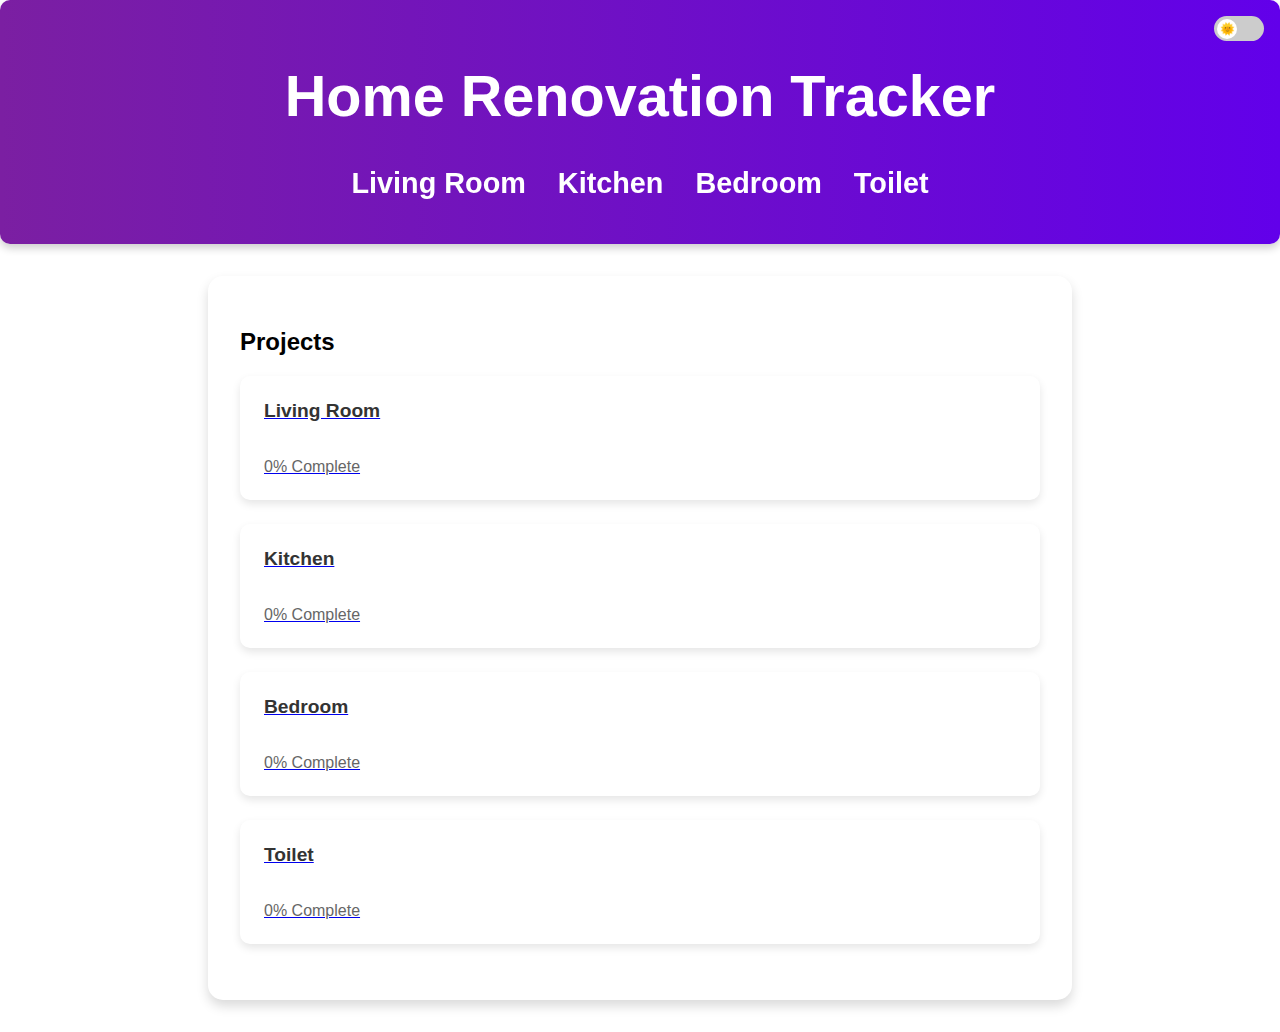
<file: micovski 2/index.html>
<!DOCTYPE html>
<html lang="en">
<head>
    <meta charset="UTF-8">
    <meta name="viewport" content="width=device-width, initial-scale=1.0">
    <title>Home Renovation Tracker</title>
    <link rel="stylesheet" href="assets/css/common.css">
    <script src="assets/js/common.js" defer></script> <!-- Include common.js -->
</head>
<body>
    <header>
        <h1>Home Renovation Tracker</h1>
        <label class="theme-switch">
            <input type="checkbox" id="theme-toggle-switch" />
            <span class="slider"></span>
        </label>
        <nav>
            <ul>
                <li><a href="pages/living-room.html">Living Room</a></li>
                <li><a href="pages/kitchen.html">Kitchen</a></li>
                <li><a href="pages/bedroom.html">Bedroom</a></li>
                <li><a href="pages/toilet.html">Toilet</a></li>
            </ul>
        </nav>
    </header>

    <main>
        <section id="dashboard">
            <h2>Projects</h2>

            <!-- Living Room Project -->
            <a href="pages/living-room.html" class="project-link">
                <div class="project" data-type="living-room">
                    <h3>Living Room</h3>
                    <div class="progress-bar" id="living-room-progress-bar" data-progress="0"></div>
                    <p id="living-room-progress-text">0% Complete</p>
                </div>
            </a>

            <!-- Kitchen Project -->
            <a href="pages/kitchen.html" class="project-link">
                <div class="project" data-type="kitchen">
                    <h3>Kitchen</h3>
                    <div class="progress-bar" id="kitchen-progress-bar" data-progress="0"></div>
                    <p id="kitchen-progress-text">0% Complete</p>
                </div>
            </a>

            <!-- Bedroom Project -->
            <a href="pages/bedroom.html" class="project-link">
                <div class="project" data-type="bedroom">
                    <h3>Bedroom</h3>
                    <div class="progress-bar" id="bedroom-progress-bar" data-progress="0"></div>
                    <p id="bedroom-progress-text">0% Complete</p>
                </div>
            </a>

            <!-- Toilet Project -->
            <a href="pages/toilet.html" class="project-link">
                <div class="project" data-type="toilet">
                    <h3>Toilet</h3>
                    <div class="progress-bar" id="toilet-progress-bar" data-progress="0"></div>
                    <p id="toilet-progress-text">0% Complete</p>
                </div>
            </a>
        </section>
    </main>

    <script>
        const updateDashboardProgress = () => {
            const projects = [
                { id: 'living-room', name: 'Living Room' },
                { id: 'kitchen', name: 'Kitchen' },
                { id: 'bedroom', name: 'Bedroom' },
                { id: 'toilet', name: 'Toilet' }
            ];

            projects.forEach(project => {
                const progressBar = document.getElementById(`${project.id}-progress-bar`);
                const progressText = document.getElementById(`${project.id}-progress-text`);
                const progress = localStorage.getItem(`${project.id}-progress`) || 0;

                if (progressBar && progressText) {
                    progressBar.style.width = `${progress}%`;
                    progressText.textContent = `${progress}% Complete`;
                }
            });
        };

        // Initialize the theme and dashboard progress
        document.addEventListener('DOMContentLoaded', () => {
            updateDashboardProgress();

            // Sync the theme toggle switch with the stored theme
            const themeToggleSwitch = document.getElementById('theme-toggle-switch');
            if (themeToggleSwitch) {
                const savedTheme = localStorage.getItem('theme') || 'light';
                themeToggleSwitch.checked = savedTheme === 'dark';
                themeToggleSwitch.dispatchEvent(new Event('change'));
            }
        });

        // Update dashboard progress bars when storage changes
        window.addEventListener('storage', updateDashboardProgress);
    </script>
</body>
</html>
</file>
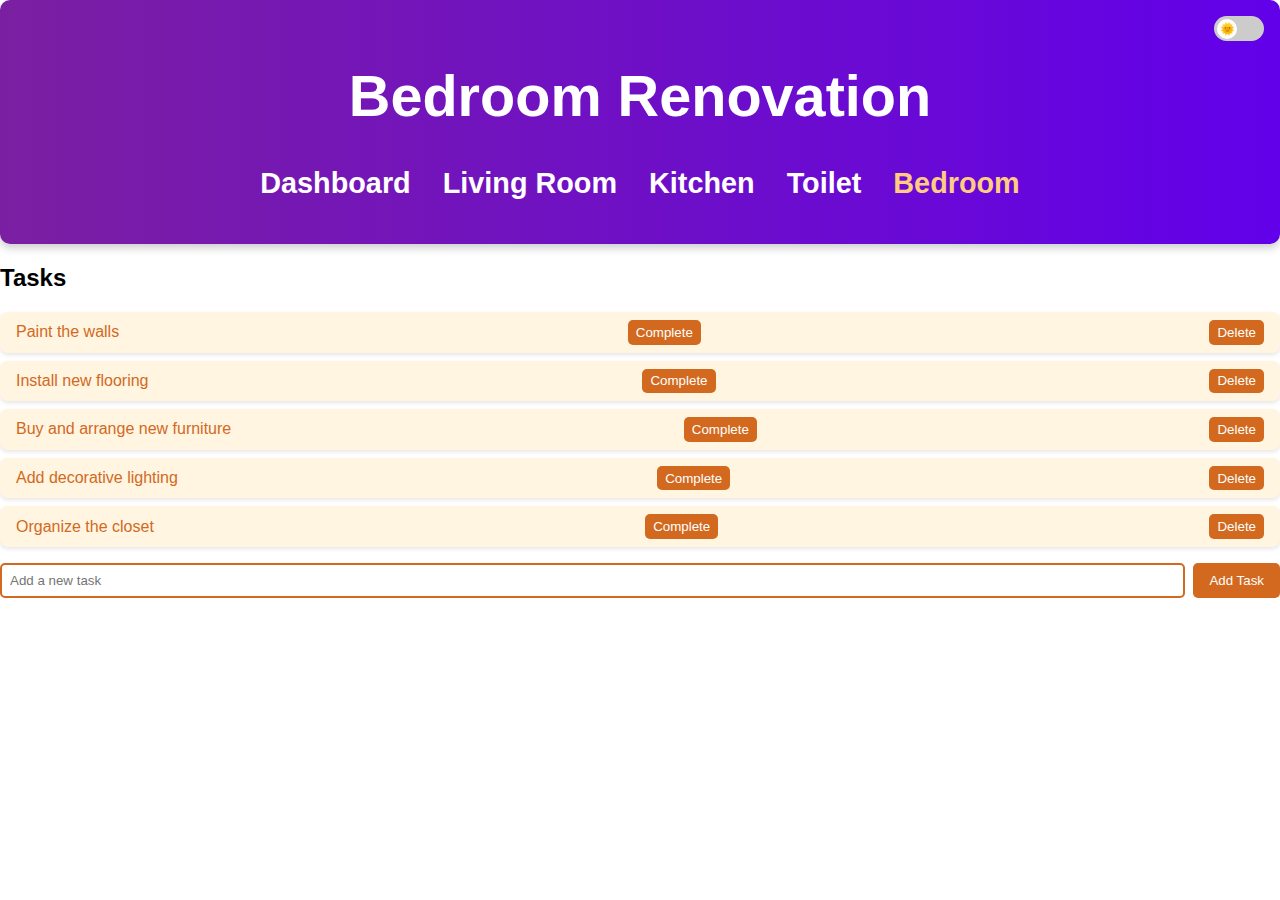
<file: micovski 2/pages/bedroom.html>
<!DOCTYPE html>
<html lang="en">
<head>
    <meta charset="UTF-8">
    <meta name="viewport" content="width=device-width, initial-scale=1.0">
    <title>Bedroom Renovation</title>
    <link rel="stylesheet" href="../assets/css/common.css">
    <link rel="stylesheet" href="../assets/css/bedroom.css">
    <script src="../assets/js/common.js" defer></script>
    <script src="../assets/js/bedroom.js" defer></script>
</head>
<body>
    <header>
        <h1>Bedroom Renovation</h1>
        <label class="theme-switch">
            <input type="checkbox" id="theme-toggle-switch" />
            <span class="slider"></span>
        </label>
        <nav>
            <ul>
                <li><a href="../index.html">Dashboard</a></li>
                <li><a href="living-room.html">Living Room</a></li>
                <li><a href="kitchen.html">Kitchen</a></li>
                <li><a href="toilet.html">Toilet</a></li>
                <li><a href="bedroom.html" id="bedroom-link">Bedroom</a></li>
            </ul>
        </nav>
    </header>

    <main>
        <section id="details">
            <h2>Tasks</h2>
            <ul id="task-list">
                <!-- Tasks will be dynamically populated -->
            </ul>
            <form id="task-form">
                <input type="text" id="task-input" placeholder="Add a new task" required />
                <button type="submit" class="add-task-btn">Add Task</button>
            </form>
        </section>
    </main>
    <script>
        // Add 'active' class dynamically for navigation
        document.getElementById('bedroom-link').classList.add('active');
    </script>
</body>
</html>
</file>
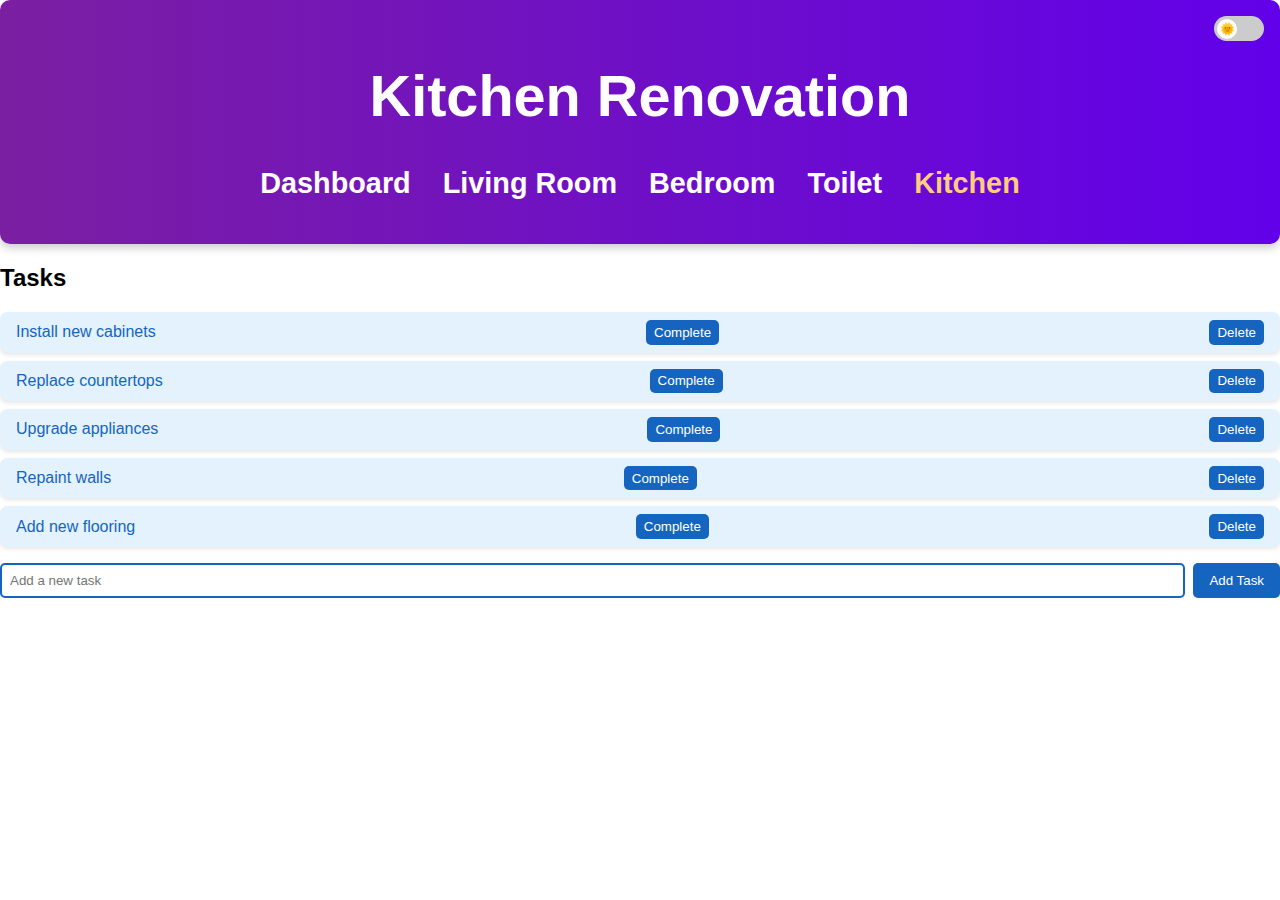
<file: micovski 2/pages/kitchen.html>
<!DOCTYPE html>
<html lang="en">
<head>
    <meta charset="UTF-8">
    <meta name="viewport" content="width=device-width, initial-scale=1.0">
    <title>Kitchen Renovation</title>
    <link rel="stylesheet" href="../assets/css/common.css">
    <link rel="stylesheet" href="../assets/css/kitchen.css">
    <script src="../assets/js/common.js" defer></script>
    <script src="../assets/js/kitchen.js" defer></script>
</head>
<body>
    <header>
        <h1>Kitchen Renovation</h1>
        <label class="theme-switch">
            <input type="checkbox" id="theme-toggle-switch" />
            <span class="slider"></span>
        </label>
        <nav>
            <ul>
                <li><a href="../index.html">Dashboard</a></li>
                <li><a href="living-room.html">Living Room</a></li>
                <li><a href="bedroom.html">Bedroom</a></li>
                <li><a href="toilet.html">Toilet</a></li>
                <li><a href="kitchen.html" id="kitchen-link">Kitchen</a></li>
            </ul>
        </nav>
    </header>
    <main>
        <section id="details">
            <h2>Tasks</h2>
            <ul id="task-list">
                <!-- Tasks will be dynamically populated -->
            </ul>
            <form id="task-form">
                <input type="text" id="task-input" placeholder="Add a new task" required />
                <button type="submit" class="add-task-btn">Add Task</button>
            </form>
        </section>
    </main>
    <script>
        // Add 'active' class dynamically for navigation
        document.getElementById('kitchen-link').classList.add('active');
    </script>
</body>
</html>
</file>
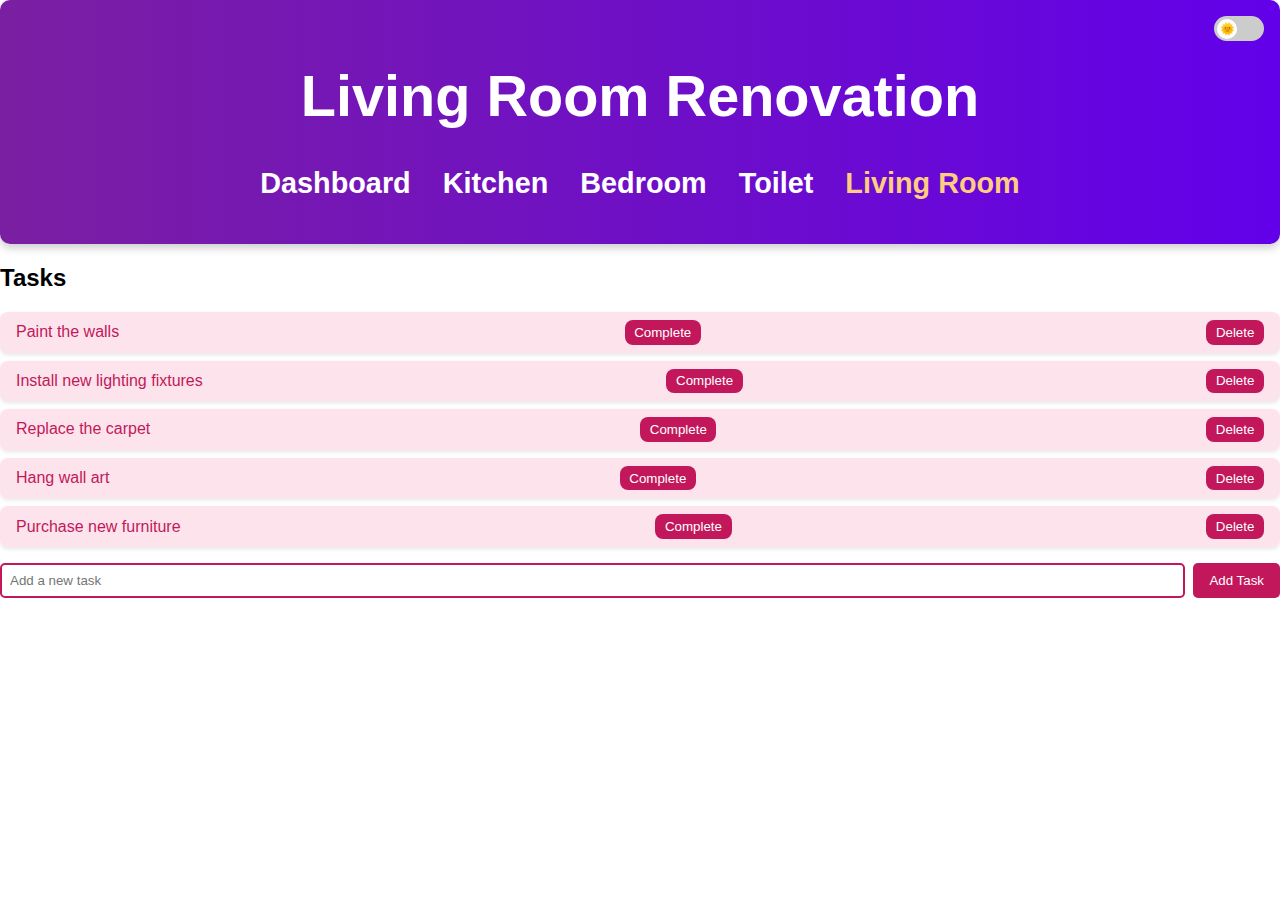
<file: micovski 2/pages/living-room.html>
<!DOCTYPE html>
<html lang="en">
<head>
    <meta charset="UTF-8">
    <meta name="viewport" content="width=device-width, initial-scale=1.0">
    <title>Living Room Renovation</title>
    <link rel="stylesheet" href="../assets/css/common.css">
    <link rel="stylesheet" href="../assets/css/living-room.css">
    <script src="../assets/js/common.js" defer></script>
    <script src="../assets/js/living-room.js" defer></script>
</head>
<body>
    <header>
        <h1>Living Room Renovation</h1>
        <label class="theme-switch">
            <input type="checkbox" id="theme-toggle-switch" />
            <span class="slider"></span>
        </label>
        <nav>
            <ul>
                <li><a href="../index.html">Dashboard</a></li>
                <li><a href="kitchen.html">Kitchen</a></li>
                <li><a href="bedroom.html">Bedroom</a></li>
                <li><a href="toilet.html">Toilet</a></li>
                <li><a href="living-room.html" id="living-room-link">Living Room</a></li>
            </ul>
        </nav>
    </header>
    <main>
        <section id="details">
            <h2>Tasks</h2>
            <ul id="task-list">
                <!-- Tasks will be dynamically populated -->
            </ul>
            <form id="task-form">
                <input type="text" id="task-input" placeholder="Add a new task" required />
                <button type="submit" class="add-task-btn">Add Task</button>
            </form>
        </section>
    </main>
    <script>
        // Add 'active' class dynamically for navigation
        document.getElementById('living-room-link').classList.add('active');
    </script>
</body>
</html>
</file>
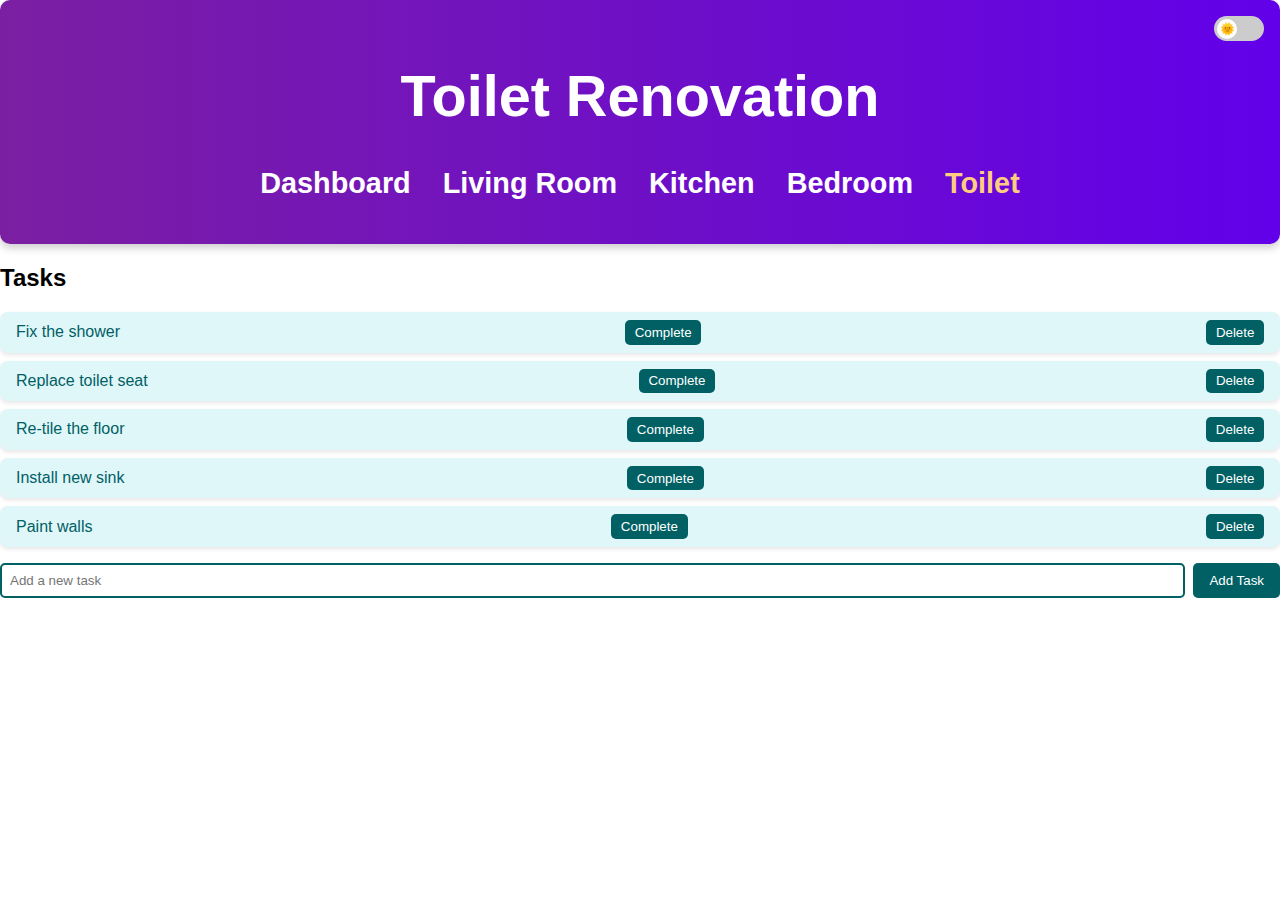
<file: micovski 2/pages/toilet.html>
<!DOCTYPE html>
<html lang="en">
<head>
    <meta charset="UTF-8">
    <meta name="viewport" content="width=device-width, initial-scale=1.0">
    <title>Toilet Renovation</title>
    <link rel="stylesheet" href="../assets/css/common.css">
    <link rel="stylesheet" href="../assets/css/toilet.css">
    <script src="../assets/js/common.js" defer></script>
    <script src="../assets/js/toilet.js" defer></script>
</head>
<body>
    <header>
        <h1>Toilet Renovation</h1>
        <label class="theme-switch">
            <input type="checkbox" id="theme-toggle-switch" />
            <span class="slider"></span>
        </label>
        <nav>
            <ul>
                <li><a href="../index.html">Dashboard</a></li>
                <li><a href="living-room.html">Living Room</a></li>
                <li><a href="kitchen.html">Kitchen</a></li>
                <li><a href="bedroom.html">Bedroom</a></li>
                <li><a href="toilet.html" class="active">Toilet</a></li>
            </ul>
        </nav>
    </header>
    <main>
        <section id="details">
            <h2>Tasks</h2>
            <ul id="task-list">
                <!-- Tasks will be dynamically populated -->
            </ul>
            <form id="task-form">
                <input type="text" id="task-input" placeholder="Add a new task" required />
                <button type="submit" class="add-task-btn">Add Task</button>
            </form>
        </section>
    </main>
</body>
</html>
</file>
<file: micovski 2/assets/css/common.css>
/* General Styles */
body {
    font-family: 'Arial', sans-serif;
    margin: 0;
    padding: 0;
    transition: background-color 0.3s, color 0.3s;
}

header {
    background: linear-gradient(90deg, #7b1fa2, #6200ea);
    color: white;
    padding: 1.5rem;
    text-align: center;
    font-size: 1.8rem;
    box-shadow: 0px 4px 8px rgba(0, 0, 0, 0.2);
    transition: background-color 0.3s, color 0.3s;
    border-radius: 10px;
    position: sticky;
    top: 0;
    z-index: 10;
}

header.dark-mode {
    background: linear-gradient(90deg, #1f1b2e, #3f3b5b);
    color: #e0e0e0;
}

/* Navigation Styles */
nav ul {
    display: flex;
    justify-content: center;
    list-style: none;
    padding: 0;
    margin: 20px 0;
    gap: 2rem;
}

nav ul li a {
    text-decoration: none;
    color: white;
    font-weight: bold;
    transition: color 0.3s, text-decoration 0.3s;
}

nav ul li a:hover,
nav ul li a.active {
    color: #ffcc80; /* Highlight color */
    text-decoration: none; /* Remove underline */
}

nav ul li a:visited {
    color: white; /* Consistent color for visited links */
    text-decoration: none; /* Remove underline */
}

body.dark-mode nav ul li a {
    color: #bbbbbb;
}

body.dark-mode nav ul li a:hover,
body.dark-mode nav ul li a.active {
    color: #ffcc80;
}

/* Dashboard Section */
#dashboard {
    max-width: 800px;
    margin: 2rem auto;
    padding: 2rem;
    background: white;
    border-radius: 15px;
    box-shadow: 0px 6px 12px rgba(0, 0, 0, 0.15);
    transition: background-color 0.3s, color 0.3s;
}

body.dark-mode #dashboard {
    background-color: #202020;
    color: #e0e0e0;
    box-shadow: 0px 6px 12px rgba(0, 0, 0, 0.3);
}

/* Project Cards */
.project {
    background-color: #ffffff;
    padding: 1.5rem;
    border-radius: 10px;
    margin-bottom: 1.5rem;
    box-shadow: 0px 4px 8px rgba(0, 0, 0, 0.1);
    transition: transform 0.3s, box-shadow 0.3s, background-color 0.3s;
    display: flex;
    flex-direction: column;
    gap: 0.5rem;
}

.project:hover {
    transform: translateY(-5px);
    box-shadow: 0px 8px 16px rgba(0, 0, 0, 0.2);
    background-color: #f3f4f6; /* Slight color change on hover */
}

.project h3 {
    color: #333;
    margin: 0;
    font-size: 1.2rem;
}

.project p {
    color: #666;
    margin: 0;
    font-size: 1rem;
}

body.dark-mode .project {
    background-color: #2a2a2a;
    color: #cccccc;
    box-shadow: 0px 6px 12px rgba(0, 0, 0, 0.4);
}

body.dark-mode .project:hover {
    background-color: #3a3a3a; /* Slightly lighter on hover */
    box-shadow: 0px 8px 16px rgba(0, 0, 0, 0.5);
}

/* Progress Bars */
.progress-bar {
    height: 10px;
    background-color: #ddd;
    border-radius: 5px;
    width: 100%;
    margin-top: 10px;
    position: relative;
    overflow: hidden;
}

.progress-bar::after {
    content: '';
    display: block;
    height: 100%;
    width: var(--progress, 0);
    background-color: #6200ea;
    border-radius: 5px;
    transition: width 0.5s ease-in-out;
}

body.dark-mode .progress-bar {
    background-color: #444;
}

body.dark-mode .progress-bar::after {
    background-color: #bb86fc;
}

/* Theme Switch */
.theme-switch {
    position: absolute;
    top: 1rem;
    right: 1rem;
    width: 50px;
    height: 25px;
    background: #ccc;
    border-radius: 25px;
    display: flex;
    align-items: center;
    cursor: pointer;
    transition: background 0.3s;
}

.theme-switch input {
    display: none;
}

.theme-switch .slider {
    width: 20px;
    height: 20px;
    background: white;
    border-radius: 50%;
    position: relative;
    left: 3px;
    transition: all 0.3s;
    display: flex;
    justify-content: center;
    align-items: center;
    font-size: 12px;
}

.theme-switch input:checked + .slider {
    left: 26px;
    background: white;
}

.theme-switch input:checked ~ .slider::before {
    content: "🌙";
    color: #333;
}

.theme-switch .slider::before {
    content: "🌞";
    color: orange;
}

/* Dark Mode Adjustments */
body.dark-mode {
    background-color: #121212;
    color: #e0e0e0;
}
</file>
<file: micovski 2/assets/css/bedroom.css>
/* Bedroom Styles */
.project[data-type="bedroom"] {
    background-color: #ffe4b5; /* Light warm beige */
    color: #d2691e; /* Chocolate brown text */
    border-radius: 12px; /* Rounded corners */
    box-shadow: 0 4px 8px rgba(0, 0, 0, 0.1); /* Soft shadow for depth */
    padding: 1rem;
    transition: background-color 0.3s, color 0.3s, box-shadow 0.3s;
}

.project[data-type="bedroom"] .progress-bar {
    background-color: #ffdab9; /* Peach background for unfilled bar */
    border-radius: 5px;
    height: 10px;
    overflow: hidden;
    position: relative;
}

.project[data-type="bedroom"] .progress-bar::after {
    content: '';
    display: block;
    height: 100%;
    width: var(--progress-width, 0%); /* Dynamic progress width */
    background-color: #d2691e; /* Chocolate brown for filled bar */
    border-radius: 5px;
    transition: width 0.5s ease-in-out; /* Smooth progress animation */
}

/* Hover effect */
.project[data-type="bedroom"]:hover {
    background-color: #ffd5a5; /* Slightly darker beige on hover */
    box-shadow: 0 6px 12px rgba(0, 0, 0, 0.2); /* Stronger shadow on hover */
}

/* Task List */
#task-list {
    list-style: none;
    padding: 0;
    margin: 1rem 0;
}

#task-list li {
    background-color: #fff5e1; /* Light beige for tasks */
    color: #d2691e; /* Chocolate brown text */
    padding: 0.5rem 1rem;
    border-radius: 8px;
    margin-bottom: 0.5rem;
    display: flex;
    justify-content: space-between;
    align-items: center;
    box-shadow: 0 2px 4px rgba(0, 0, 0, 0.1);
}

#task-list li.completed {
    text-decoration: line-through;
    opacity: 0.6;
}

#task-list li button {
    background-color: #d2691e; /* Chocolate brown button */
    color: #fff;
    border: none;
    border-radius: 5px;
    padding: 0.3rem 0.5rem;
    cursor: pointer;
    transition: background-color 0.3s;
}

#task-list li button:hover {
    background-color: #b2541a; /* Darker brown on hover */
}

/* Task Input */
#task-form {
    display: flex;
    margin-top: 1rem;
    gap: 0.5rem;
}

#task-input {
    flex: 1;
    padding: 0.5rem;
    border: 2px solid #d2691e;
    border-radius: 5px;
}

.add-task-btn {
    background-color: #d2691e;
    color: white;
    border: none;
    border-radius: 5px;
    padding: 0.5rem 1rem;
    cursor: pointer;
    transition: background-color 0.3s;
}

.add-task-btn:hover {
    background-color: #b2541a; /* Darker chocolate brown */
}

/* Dark Mode Styles */
body.dark-mode .project[data-type="bedroom"] {
    background-color: #5a3a28; /* Dark brown background */
    color: #f3d6b3; /* Light cream text */
}

body.dark-mode .project[data-type="bedroom"] .progress-bar {
    background-color: #8b5e3c; /* Soft brown for unfilled bar */
}

body.dark-mode .project[data-type="bedroom"] .progress-bar::after {
    background-color: #f3d6b3; /* Cream for filled bar */
}

body.dark-mode #task-list li {
    background-color: #704a35; /* Darker brown for tasks */
    color: #f3d6b3; /* Light cream text */
    box-shadow: 0 2px 4px rgba(0, 0, 0, 0.3);
}

body.dark-mode #task-list li.completed {
    text-decoration: line-through;
    opacity: 0.6;
}

body.dark-mode #task-list li button {
    background-color: #f3d6b3; /* Cream button */
    color: #704a35; /* Dark brown text */
}

body.dark-mode #task-list li button:hover {
    background-color: #e5c6a9; /* Slightly darker cream */
}

body.dark-mode .add-task-btn {
    background-color: #f3d6b3; /* Cream button */
    color: #704a35; /* Dark brown text */
}

body.dark-mode .add-task-btn:hover {
    background-color: #e5c6a9; /* Slightly darker cream */
}
</file>
<file: micovski 2/assets/css/kitchen.css>
/* Kitchen Styles */
.project[data-type="kitchen"] {
    background-color: #e3f2fd; /* Light blue background */
    color: #1565c0; /* Deep blue text */
    border-radius: 12px; /* Rounded corners for a polished look */
    box-shadow: 0 4px 8px rgba(0, 0, 0, 0.1); /* Subtle shadow for depth */
    padding: 1rem;
    transition: background-color 0.3s, color 0.3s, box-shadow 0.3s;
}

.project[data-type="kitchen"] .progress-bar {
    background-color: #bbdefb; /* Soft blue for unfilled progress */
    border-radius: 5px;
    height: 10px;
    overflow: hidden;
    position: relative;
}

.project[data-type="kitchen"] .progress-bar::after {
    content: '';
    display: block;
    height: 100%;
    width: var(--progress-width, 0%); /* Dynamic progress width */
    background-color: #1565c0; /* Deep blue for filled progress */
    border-radius: 5px;
    transition: width 0.5s ease-in-out; /* Smooth progress animation */
}

.project[data-type="kitchen"]:hover {
    background-color: #bbdefb; /* Slightly darker blue on hover */
    box-shadow: 0 6px 12px rgba(0, 0, 0, 0.2); /* Enhanced shadow on hover */
}

/* Task List */
#task-list {
    list-style: none;
    padding: 0;
    margin: 1rem 0;
}

#task-list li {
    background-color: #e3f2fd; /* Light blue for tasks */
    color: #1565c0; /* Deep blue text */
    padding: 0.5rem 1rem;
    border-radius: 8px;
    margin-bottom: 0.5rem;
    display: flex;
    justify-content: space-between;
    align-items: center;
    box-shadow: 0 2px 4px rgba(0, 0, 0, 0.1);
}

#task-list li.completed {
    text-decoration: line-through;
    opacity: 0.6;
}

#task-list li button {
    background-color: #1565c0; /* Deep blue button */
    color: #fff;
    border: none;
    border-radius: 5px;
    padding: 0.3rem 0.5rem;
    cursor: pointer;
    transition: background-color 0.3s;
}

#task-list li button:hover {
    background-color: #0d47a1; /* Darker blue on hover */
}

/* Task Input */
#task-form {
    display: flex;
    margin-top: 1rem;
    gap: 0.5rem;
}

#task-input {
    flex: 1;
    padding: 0.5rem;
    border: 2px solid #1565c0;
    border-radius: 5px;
}

.add-task-btn {
    background-color: #1565c0;
    color: white;
    border: none;
    border-radius: 5px;
    padding: 0.5rem 1rem;
    cursor: pointer;
    transition: background-color 0.3s;
}

.add-task-btn:hover {
    background-color: #0d47a1; /* Darker blue on hover */
}

/* Dark Mode Styles */
body.dark-mode .project[data-type="kitchen"] {
    background-color: #1e293b; /* Dark blue-gray background */
    color: #90caf9; /* Light blue text */
    box-shadow: 0 4px 8px rgba(0, 0, 0, 0.3); /* Enhanced shadow for dark mode */
}

body.dark-mode .project[data-type="kitchen"] .progress-bar {
    background-color: #2b3a4c; /* Darker blue-gray for unfilled progress */
}

body.dark-mode .project[data-type="kitchen"] .progress-bar::after {
    background-color: #90caf9; /* Light blue for filled progress */
}

body.dark-mode #task-list li {
    background-color: #2b3a4c; /* Darker blue-gray for tasks */
    color: #90caf9; /* Light blue text */
    box-shadow: 0 2px 4px rgba(0, 0, 0, 0.3);
}

body.dark-mode #task-list li.completed {
    text-decoration: line-through;
    opacity: 0.6;
}

body.dark-mode #task-list li button {
    background-color: #90caf9; /* Light blue button */
    color: #2b3a4c; /* Darker blue text */
}

body.dark-mode #task-list li button:hover {
    background-color: #81b3e0; /* Slightly darker light blue */
}

body.dark-mode .add-task-btn {
    background-color: #90caf9; /* Light blue button */
    color: #2b3a4c; /* Darker blue text */
}

body.dark-mode .add-task-btn:hover {
    background-color: #81b3e0; /* Slightly darker light blue */
}
</file>
<file: micovski 2/assets/css/living-room.css>
/* Living Room Styles */
.project[data-type="living-room"] {
    background-color: #fde4ec; /* Light pink background */
    color: #c2185b; /* Deep pink text */
    border-radius: 12px; /* Rounded corners for a polished look */
    box-shadow: 0 4px 8px rgba(0, 0, 0, 0.1); /* Subtle shadow for depth */
    padding: 1.5rem;
    transition: background-color 0.3s, color 0.3s, box-shadow 0.3s, transform 0.2s;
    position: relative;
}

.project[data-type="living-room"]:hover {
    background-color: #f8bbd0; /* Slightly darker pink on hover */
    box-shadow: 0 8px 16px rgba(0, 0, 0, 0.2); /* Enhanced shadow on hover */
    transform: translateY(-5px); /* Slight lift effect */
}

/* Title and Text Styling */
.project[data-type="living-room"] h3 {
    font-size: 1.5rem;
    margin-bottom: 0.5rem;
}

.project[data-type="living-room"] p {
    font-size: 1rem;
    color: #555;
}

/* Progress Bar */
.project[data-type="living-room"] .progress-bar {
    background-color: #f8bbd0; /* Soft pink for unfilled progress */
    border-radius: 8px;
    height: 12px;
    position: relative;
    overflow: hidden;
    margin: 1rem 0;
}

.project[data-type="living-room"] .progress-bar::after {
    content: '';
    display: block;
    height: 100%;
    width: var(--progress-width, 0%); /* Dynamic progress width */
    background-color: #c2185b; /* Deep pink for filled progress */
    border-radius: 8px;
    transition: width 0.5s ease-in-out, background-color 0.3s ease;
}

/* Task List */
#task-list {
    list-style: none;
    padding: 0;
    margin: 1rem 0;
}

#task-list li {
    background-color: #fde4ec; /* Light pink background */
    color: #c2185b; /* Deep pink text */
    padding: 0.5rem 1rem;
    border-radius: 8px;
    margin-bottom: 0.5rem;
    display: flex;
    justify-content: space-between;
    align-items: center;
    box-shadow: 0 2px 4px rgba(0, 0, 0, 0.1);
    transition: background-color 0.3s ease, transform 0.2s ease;
}

#task-list li.completed {
    text-decoration: line-through;
    opacity: 0.6;
}

#task-list li button {
    background-color: #c2185b; /* Deep pink button */
    color: #fff;
    border: none;
    border-radius: 8px;
    padding: 0.3rem 0.6rem;
    cursor: pointer;
    transition: background-color 0.3s, transform 0.2s;
}

#task-list li button:hover {
    background-color: #a31545; /* Darker pink on hover */
    transform: scale(1.05); /* Slightly enlarge on hover */
}

/* Task Input */
#task-form {
    display: flex;
    margin-top: 1rem;
    gap: 0.5rem;
}

#task-input {
    flex: 1;
    padding: 0.5rem;
    border: 2px solid #c2185b;
    border-radius: 5px;
}

.add-task-btn {
    background-color: #c2185b;
    color: white;
    border: none;
    border-radius: 5px;
    padding: 0.5rem 1rem;
    cursor: pointer;
    transition: background-color 0.3s, transform 0.2s;
}

.add-task-btn:hover {
    background-color: #a31545; /* Darker pink on hover */
    transform: scale(1.05);
}

/* Dark Mode Styles */
body.dark-mode .project[data-type="living-room"] {
    background-color: #3e2c31; /* Dark muted pink background */
    color: #f06292; /* Bright pink text */
    box-shadow: 0 4px 8px rgba(0, 0, 0, 0.3); /* Enhanced shadow for dark mode */
}

body.dark-mode .project[data-type="living-room"]:hover {
    background-color: #4a2f37; /* Slightly lighter muted pink on hover */
    box-shadow: 0 8px 16px rgba(0, 0, 0, 0.4); /* Stronger shadow on hover */
    transform: translateY(-5px);
}

body.dark-mode .project[data-type="living-room"] .progress-bar {
    background-color: #4a2f37; /* Darker pink for unfilled progress */
}

body.dark-mode .project[data-type="living-room"] .progress-bar::after {
    background-color: #f06292; /* Bright pink for filled progress */
}

body.dark-mode #task-list li {
    background-color: #4a2f37; /* Darker pink for tasks */
    color: #f06292; /* Bright pink text */
    box-shadow: 0 2px 4px rgba(0, 0, 0, 0.3);
}

body.dark-mode #task-list li button {
    background-color: #f06292; /* Bright pink button */
    color: #3e2c31; /* Dark text for contrast */
}

body.dark-mode #task-list li button:hover {
    background-color: #e91e63; /* Deeper pink hover in dark mode */
}

body.dark-mode .add-task-btn {
    background-color: #f06292; /* Bright pink button */
    color: #3e2c31; /* Dark text for contrast */
}

body.dark-mode .add-task-btn:hover {
    background-color: #e91e63; /* Deeper pink hover in dark mode */
}
</file>
<file: micovski 2/assets/css/toilet.css>
/* Toilet Styles */
.project[data-type="toilet"] {
    background-color: #e0f7fa; /* Light cyan background */
    color: #006064; /* Dark cyan text */
    border-radius: 12px; /* Rounded corners */
    box-shadow: 0 4px 8px rgba(0, 0, 0, 0.1); /* Subtle shadow */
    padding: 1rem;
    transition: background-color 0.3s, color 0.3s, box-shadow 0.3s;
}

.project[data-type="toilet"]:hover {
    background-color: #b2ebf2; /* Slightly lighter cyan on hover */
    box-shadow: 0 6px 12px rgba(0, 0, 0, 0.2); /* Stronger shadow on hover */
}

/* Progress Bar */
.project[data-type="toilet"] .progress-bar {
    background-color: #b2ebf2; /* Light blue-gray for unfilled progress */
    border-radius: 5px;
    height: 10px;
    overflow: hidden;
    position: relative;
    margin-top: 1rem;
}

.project[data-type="toilet"] .progress-bar::after {
    content: '';
    display: block;
    height: 100%;
    width: var(--progress-width, 0%); /* Use dynamic progress value */
    background-color: #006064; /* Dark cyan for filled progress */
    border-radius: 5px;
    transition: width 0.5s ease-in-out; /* Smooth progress animation */
}

/* Task List */
#task-list {
    list-style: none;
    padding: 0;
    margin: 1rem 0;
}

#task-list li {
    background-color: #e0f7fa; /* Light cyan background for tasks */
    color: #006064; /* Dark cyan text */
    padding: 0.5rem 1rem;
    border-radius: 8px;
    margin-bottom: 0.5rem;
    display: flex;
    justify-content: space-between;
    align-items: center;
    box-shadow: 0 2px 4px rgba(0, 0, 0, 0.1);
    transition: background-color 0.3s ease, transform 0.2s ease;
}

#task-list li.completed {
    text-decoration: line-through;
    opacity: 0.6;
}

#task-list li button {
    background-color: #006064; /* Dark cyan button */
    color: #fff;
    border: none;
    border-radius: 5px;
    padding: 0.3rem 0.6rem;
    cursor: pointer;
    transition: background-color 0.3s ease, transform 0.2s ease;
}

#task-list li button:hover {
    background-color: #004d40; /* Darker teal on hover */
    transform: scale(1.05); /* Slightly enlarge on hover */
}

/* Task Input */
#task-form {
    display: flex;
    margin-top: 1rem;
    gap: 0.5rem;
}

#task-input {
    flex: 1;
    padding: 0.5rem;
    border: 2px solid #006064;
    border-radius: 5px;
}

.add-task-btn {
    background-color: #006064;
    color: white;
    border: none;
    border-radius: 5px;
    padding: 0.5rem 1rem;
    cursor: pointer;
    transition: background-color 0.3s, transform 0.2s;
}

.add-task-btn:hover {
    background-color: #004d40; /* Darker teal on hover */
    transform: scale(1.05);
}

/* Dark Mode Styles */
body.dark-mode .project[data-type="toilet"] {
    background-color: #004d40; /* Dark teal background */
    color: #80cbc4; /* Muted teal text */
    box-shadow: 0 4px 8px rgba(0, 0, 0, 0.3); /* Enhanced shadow for dark mode */
}

body.dark-mode .project[data-type="toilet"]:hover {
    background-color: #00574b; /* Slightly lighter teal on hover */
    box-shadow: 0 6px 12px rgba(0, 0, 0, 0.4);
}

body.dark-mode .project[data-type="toilet"] .progress-bar {
    background-color: #00574b; /* Darker teal for unfilled progress */
}

body.dark-mode .project[data-type="toilet"] .progress-bar::after {
    background-color: #80cbc4; /* Light teal for filled progress */
}

body.dark-mode #task-list li {
    background-color: #00574b; /* Darker teal for tasks */
    color: #80cbc4; /* Muted teal text */
    box-shadow: 0 2px 4px rgba(0, 0, 0, 0.3);
}

body.dark-mode #task-list li.completed {
    text-decoration: line-through;
    opacity: 0.6;
}

body.dark-mode #task-list li button {
    background-color: #80cbc4; /* Light teal button */
    color: #004d40; /* Dark teal text */
}

body.dark-mode #task-list li button:hover {
    background-color: #64b5b0; /* Slightly darker teal */
}

body.dark-mode .add-task-btn {
    background-color: #80cbc4; /* Light teal button */
    color: #004d40; /* Dark teal text */
}

body.dark-mode .add-task-btn:hover {
    background-color: #64b5b0; /* Slightly darker teal */
}
</file>
